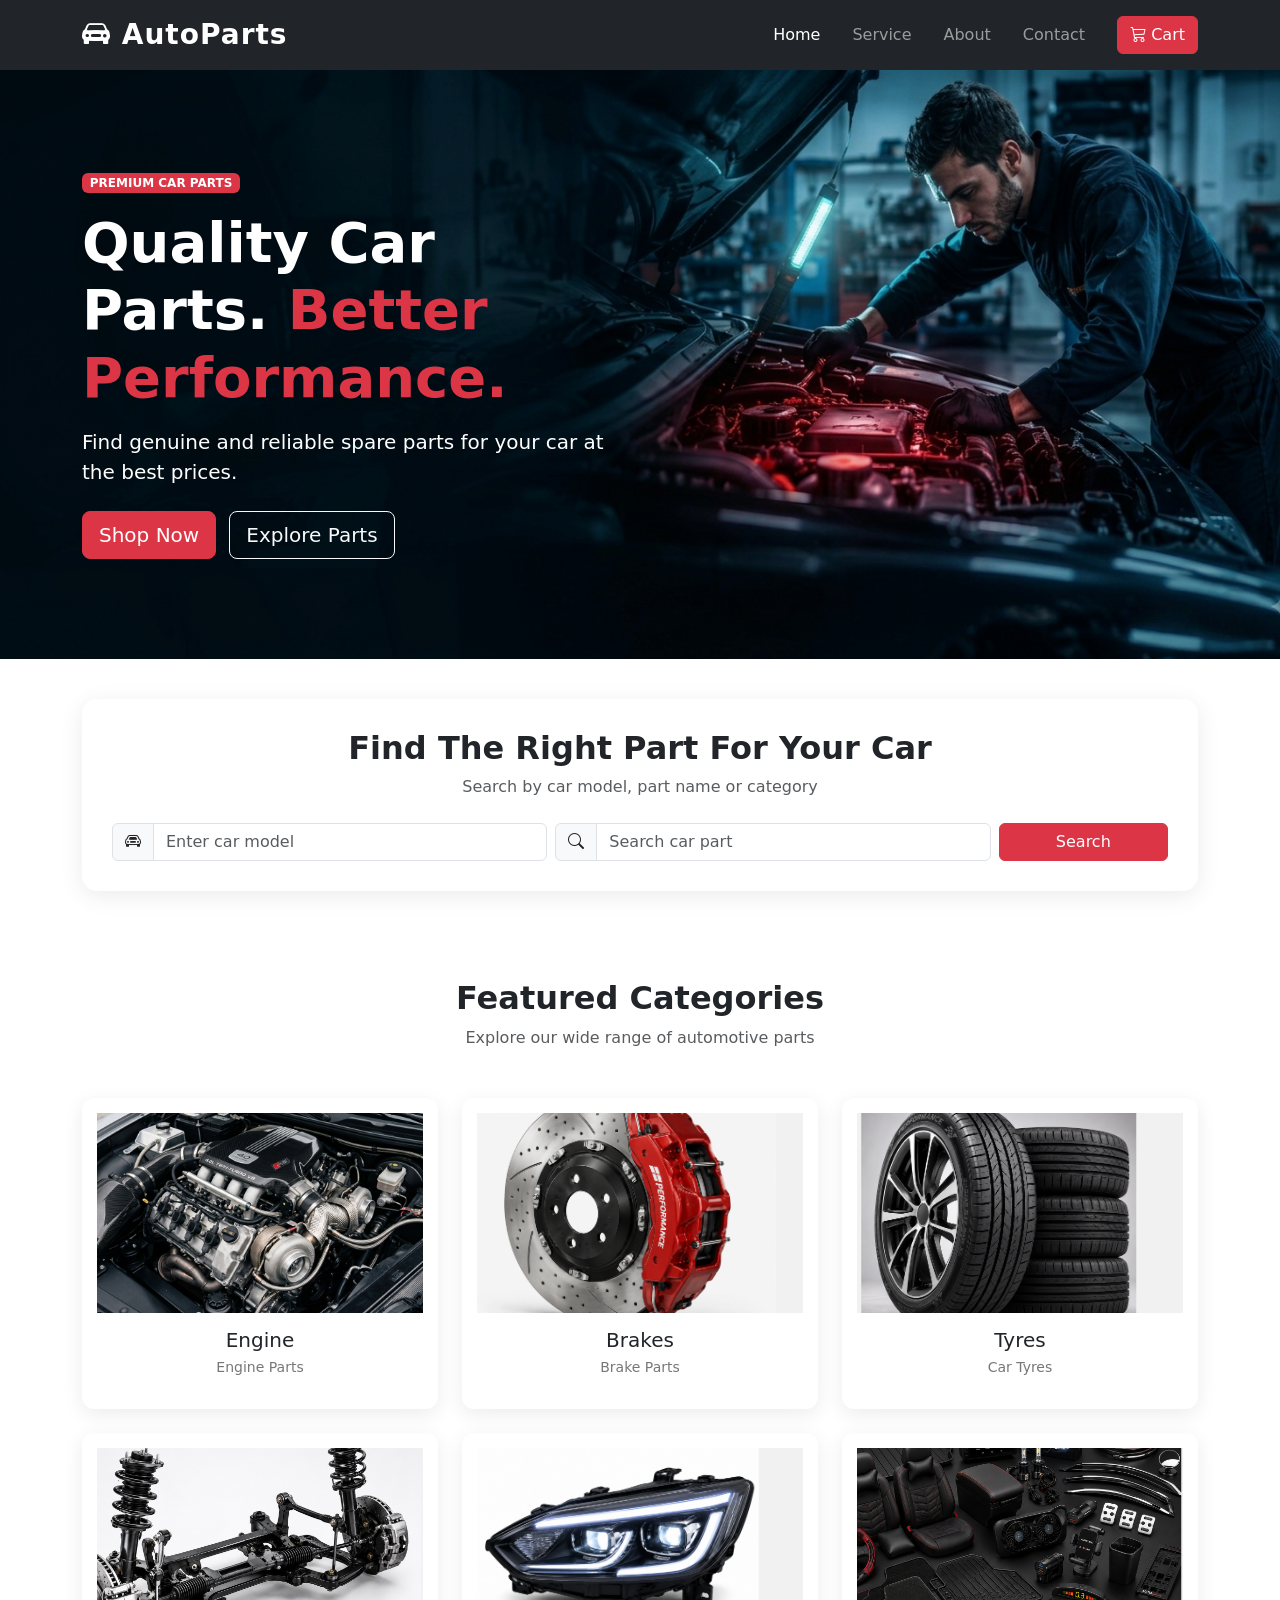
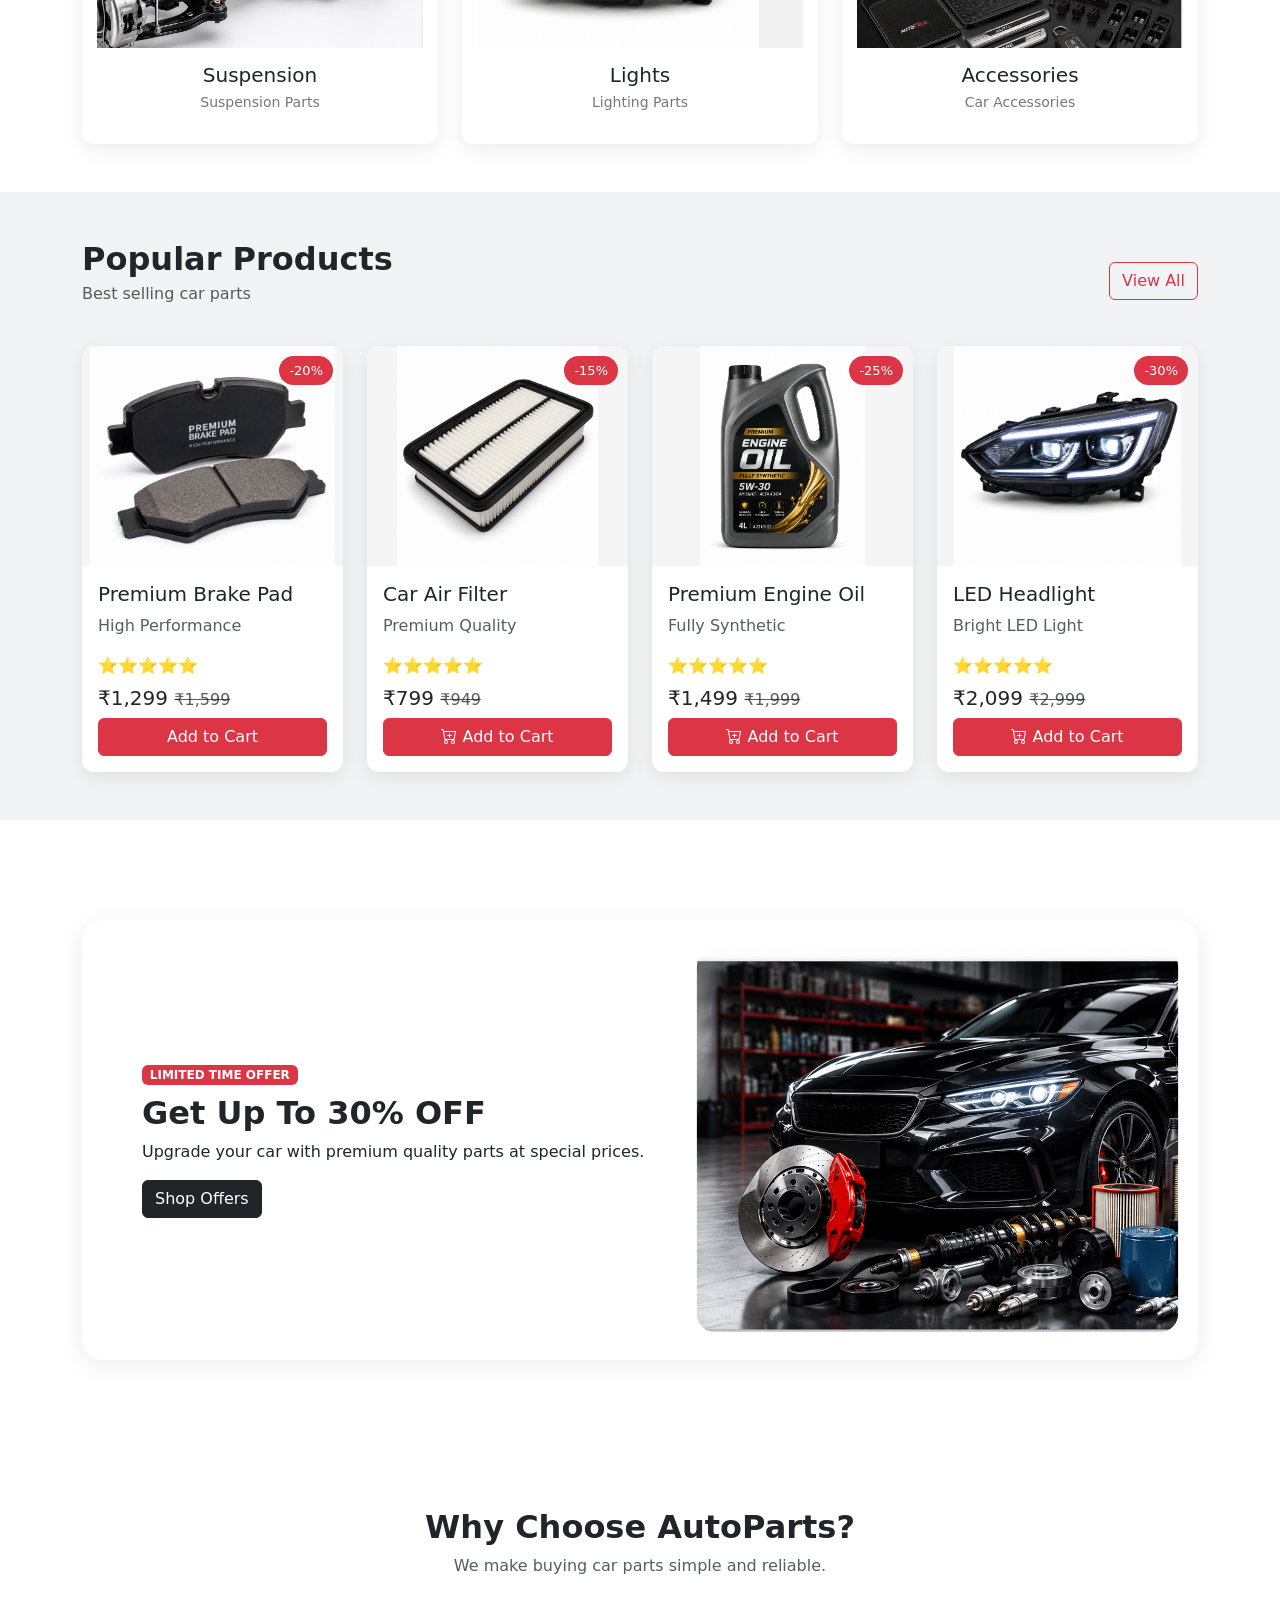
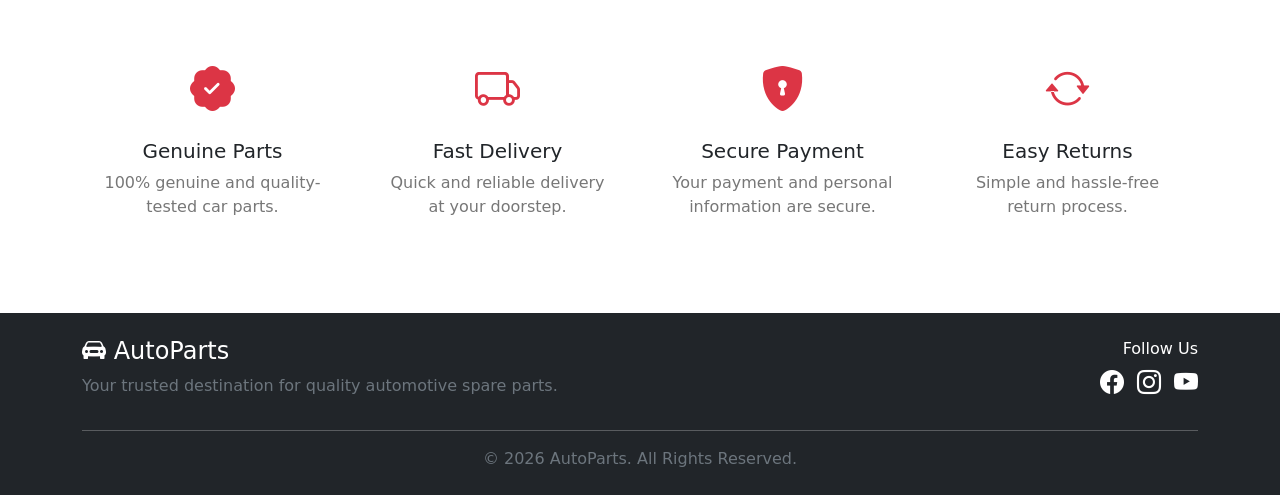
<file: index.html>
<!DOCTYPE html>
<html lang="en">
<head>
    <meta charset="UTF-8">
    <meta name="viewport" content="width=device-width, initial-scale=1.0">
    <title>CarCareWorld</title>
    <link rel="stylesheet" href="style.css">
    
    <!-- Bootstrap CSS -->
    <link href="https://cdn.jsdelivr.net/npm/bootstrap@5.3.3/dist/css/bootstrap.min.css" rel="stylesheet">

    <!-- Bootstrap Icons -->
    <link rel="stylesheet" href="https://cdn.jsdelivr.net/npm/bootstrap-icons@1.11.3/font/bootstrap-icons.min.css">

</head>
<body>

<nav class="navbar navbar-expand-lg navbar-dark bg-dark sticky-top">
    <div class="container">

        <a class="navbar-brand fw-bold fs-3" href="#">
            <i class="bi bi-car-front-fill"></i> AutoParts
        </a>

        <button class="navbar-toggler" type="button"
                data-bs-toggle="collapse"
                data-bs-target="#navbarNav">
            <span class="navbar-toggler-icon"></span>
        </button>

        <div class="collapse navbar-collapse" id="navbarNav">

            <ul class="navbar-nav ms-auto">

                <li class="nav-item">
                    <a class="nav-link active" href="./index.html">Home</a>
                </li>

            
                <li class="nav-item">
                    <a class="nav-link" href="./service.html">Service</a>
                </li>

                <li class="nav-item">
                    <a class="nav-link" href="./about.html">About</a>
                </li>

                <li class="nav-item">
                    <a class="nav-link" href="./contact.html">Contact</a>
                </li>

            </ul>

            <button class="btn btn-danger ms-lg-3">
                <i class="bi bi-cart3"></i> Cart
            </button>

        </div>
    </div>
</nav>


<!-- ================= HERO SECTION ================= -->


<section class="hero">
    

    <div class="container">

        <div class="row align-items-center">

            <div class="col-lg-6">

                <span class="badge bg-danger mb-3">
                    PREMIUM CAR PARTS
                </span>

                <h1 class="display-4 fw-bold">
                    Quality Car Parts.
                    <span class="text-danger">Better Performance.</span>
                </h1>

                <p class="lead mt-3">
                    Find genuine and reliable spare parts for your car
                    at the best prices.
                </p>

                <div class="mt-4">

                    <a href="#" class="btn btn-danger btn-lg me-2">
                        Shop Now
                    </a>

                    <a href="#" class="btn btn-outline-light btn-lg">
                        Explore Parts
                    </a>

                </div>

            </div>
                </div>

            </div>

        </div>

    </div>

</section>



<!-- ================= SEARCH SECTION ================= -->

<section class="search-section">

    <div class="container">

        <div class="search-box">

            <h2 class="text-center fw-bold">
                Find The Right Part For Your Car
            </h2>

            <p class="text-center text-muted">
                Search by car model, part name or category
            </p>


            <div class="row g-2 mt-3">

                <div class="col-md-5">

                    <div class="input-group">

                        <span class="input-group-text">
                            <i class="bi bi-car-front"></i>
                        </span>

                        <input type="text"
                               class="form-control"
                               placeholder="Enter car model">

                    </div>

                </div>


                <div class="col-md-5">

                    <div class="input-group">

                        <span class="input-group-text">
                            <i class="bi bi-search"></i>
                        </span>

                        <input type="text"
                               class="form-control"
                               placeholder="Search car part">

                    </div>

                </div>


                <div class="col-md-2">

                    <button class="btn btn-danger w-100 h-100">
                        Search
                    </button>

                </div>

            </div>

        </div>

    </div>

</section>



<!-- ================= CATEGORIES ================= -->

<section class="categories py-5">

    <div class="container">

        <div class="text-center mb-5">

            <h2 class="fw-bold">
                Featured Categories
            </h2>

            <p class="text-muted">
                Explore our wide range of automotive parts
            </p>

        </div>


        <div class="row g-4">


            <!-- ENGINE -->

            <div class="col-md-2 col-lg-4">

                <div class="category-card">

                    <!--car-engine- IMAGE SPACE -->

                    <div class="category-image">

                        <img src="engine.png"
                             alt="Engine Parts">

                    </div>

                    <h5>Engine</h5>

                    <p>Engine Parts</p>

                </div>

            </div>



            <!-- BRAKES -->

            <div class="col-md-2 col-lg-4">

                <div class="category-card">

                    <div class="category-image">

                        <img src="brake.png"
                             alt="Brake Parts">

                        <i class="bi bi-image"></i>

                    </div>

                    <h5>Brakes</h5>

                    <p>Brake Parts</p>

                </div>

            </div>



            <!-- TYRES -->

            <div class="col-md-2 col-lg-4">

                <div class="category-card">

                    <div class="category-image">

                        <img src="tyres.png"
                             alt="Car Tyres">

                        <i class="bi bi-image"></i>

                    </div>

                    <h5>Tyres</h5>

                    <p>Car Tyres</p>

                </div>

            </div>



            <!-- SUSPENSION -->

            <div class="col-md-2 col-lg-4">

                <div class="category-card">

                    <div class="category-image">

                        <img src="suspension.png"
                             alt="Suspension Parts">

                        <i class="bi bi-image"></i>

                    </div>

                    <h5>Suspension</h5>

                    <p>Suspension Parts</p>

                </div>

            </div>



            <!-- LIGHTS -->

            <div class="col-md-2 col-lg-4">

                <div class="category-card">

                    <div class="category-image">

                        <img src="light.png"
                             alt="Car Lights">

                        <i class="bi bi-image"></i>

                    </div>

                    <h5>Lights</h5>

                    <p>Lighting Parts</p>

                </div>

            </div>



            <!-- ACCESSORIES -->

            <div class="col-md-2 col-lg-4">

                <div class="category-card">

                    <div class="category-image">

                        <img src="accessories.png"
                             alt="Car Accessories">

                        <i class="bi bi-image"></i>

                    </div>

                    <h5>Accessories</h5>

                    <p>Car Accessories</p>

                </div>

            </div>

        </div>

    </div>

</section>



<!-- ================= POPULAR PRODUCTS ================= -->

<section class="products-section py-5">

    <div class="container">

        <div class="d-flex justify-content-between align-items-center mb-4">

            <div>

                <h2 class="fw-bold mb-1">
                    Popular Products
                </h2>

                <p class="text-muted">
                    Best selling car parts
                </p>

            </div>

            <a href="#" class="btn btn-outline-danger">
                View All
            </a>

        </div>


        <div class="row g-4">


            <!-- PRODUCT 1 -->

            <div class="col-md-6 col-lg-3">

                <div class="product-card">

                    <div class="product-image">

                        <img src="brake pad.png"
                             alt="Brake Pad">

                        <span class="offer-badge">
                            -20%
                        </span>

                        <div class="product-placeholder">
                            
                            
                        </div>

                    </div>

                    <div class="p-3">

                        <h5>Premium Brake Pad</h5>

                        <p class="text-muted">
                            High Performance
                        </p>

                        <div class="mb-2">
                            ⭐⭐⭐⭐⭐
                        </div>

                        <h5>
                            ₹1,299
                            <del class="text-muted fs-6">
                                ₹1,599
                            </del>
                        </h5>

                        <button class="btn btn-danger w-100">
                            Add to Cart
                            
                        </button>

                    </div>

                </div>

            </div>



            <!-- PRODUCT 2 -->

            <div class="col-md-6 col-lg-3">

                <div class="product-card">

                    <div class="product-image">

                        <img src="filter.png"
                             alt="Air Filter">

                        <span class="offer-badge">
                            -15%
                        </span>

                        <div class="product-placeholder">
                            
                        </div>

                    </div>

                    <div class="p-3">

                        <h5>Car Air Filter</h5>

                        <p class="text-muted">
                            Premium Quality
                        </p>

                        <div class="mb-2">
                            ⭐⭐⭐⭐⭐
                        </div>

                        <h5>
                            ₹799
                            <del class="text-muted fs-6">
                                ₹949
                            </del>
                        </h5>

                        <button class="btn btn-danger w-100">
                            <i class="bi bi-cart-plus"></i>
                            Add to Cart
                        </button>

                    </div>

                </div>

            </div>



            <!-- PRODUCT 3 -->

            <div class="col-md-6 col-lg-3">

                <div class="product-card">

                    <div class="product-image">

                        <img src="oil.png"
                             alt="Engine Oil">

                        <span class="offer-badge">
                            -25%
                        </span>

                        <div class="product-placeholder">
                           
                        </div>

                    </div>

                    <div class="p-3">

                        <h5>Premium Engine Oil</h5>

                        <p class="text-muted">
                            Fully Synthetic
                        </p>

                        <div class="mb-2">
                            ⭐⭐⭐⭐⭐
                        </div>

                        <h5>
                            ₹1,499
                            <del class="text-muted fs-6">
                                ₹1,999
                            </del>
                        </h5>

                        <button class="btn btn-danger w-100">
                            <i class="bi bi-cart-plus"></i>
                            Add to Cart
                        </button>

                    </div>

                </div>

            </div>



            <!-- PRODUCT 4 -->

            <div class="col-md-6 col-lg-3">

                <div class="product-card">

                    <div class="product-image">

                        <img src="light.png"
                             alt="LED Headlight">

                        <span class="offer-badge">
                            -30%
                        </span>

                        <div class="product-placeholder">
                            
                        </div>

                    </div>

                    <div class="p-3">

                        <h5>LED Headlight</h5>

                        <p class="text-muted">
                            Bright LED Light
                        </p>

                        <div class="mb-2">
                            ⭐⭐⭐⭐⭐
                        </div>

                        <h5>
                            ₹2,099
                            <del class="text-muted fs-6">
                                ₹2,999
                            </del>
                        </h5>

                        <button class="btn btn-danger w-100">
                            <i class="bi bi-cart-plus"></i>
                            Add to Cart
                        </button>

                    </div>

                </div>

            </div>

        </div>

    </div>

</section>



<!-- ================= OFFER BANNER ================= -->

<section class="offer-section">

    <div class="container">

        <div class="offer-banner">

            <div class="row align-items-center">

                <div class="col-md-7">

                    <span class="badge bg-danger">
                        LIMITED TIME OFFER
                    </span>

                    <h2 class="fw-bold mt-2">
                        Get Up To 30% OFF
                    </h2>

                    <p>
                        Upgrade your car with premium quality parts
                        at special prices.
                    </p>

                    <button class="btn btn-dark">
                        Shop Offers
                    </button>

                </div>


                <!-- OFFER IMAGE SPACE -->

                <div class="col-md-5 text-center">

                    <div class="offer-image">

                        <img src="offer-1.png"
                             alt="Offer Car Image">

                        <div class="image-placeholder">
                            
                        </div>

                    </div>

                </div>

            </div>

        </div>

    </div>

</section>



<!-- ================= TRUST BADGES ================= -->

<section class="trust-section py-5">

    <div class="container">

        <div class="text-center mb-5">

            <h2 class="fw-bold">
                Why Choose AutoParts?
            </h2>

            <p class="text-muted">
                We make buying car parts simple and reliable.
            </p>

        </div>


        <div class="row g-4">


            <div class="col-md-6 col-lg-3">

                <div class="trust-card">

                    <i class="bi bi-patch-check-fill"></i>

                    <h5>
                        Genuine Parts
                    </h5>

                    <p>
                        100% genuine and quality-tested car parts.
                    </p>

                </div>

            </div>



            <div class="col-md-6 col-lg-3">

                <div class="trust-card">

                    <i class="bi bi-truck"></i>

                    <h5>
                        Fast Delivery
                    </h5>

                    <p>
                        Quick and reliable delivery at your doorstep.
                    </p>

                </div>

            </div>



            <div class="col-md-6 col-lg-3">

                <div class="trust-card">

                    <i class="bi bi-shield-lock-fill"></i>

                    <h5>
                        Secure Payment
                    </h5>

                    <p>
                        Your payment and personal information are secure.
                    </p>

                </div>

            </div>



            <div class="col-md-6 col-lg-3">

                <div class="trust-card">

                    <i class="bi bi-arrow-repeat"></i>

                    <h5>
                        Easy Returns
                    </h5>

                    <p>
                        Simple and hassle-free return process.
                    </p>

                </div>

            </div>

        </div>

    </div>

</section>



<!-- ================= FOOTER ================= -->

<footer class="bg-dark text-white py-4">

    <div class="container">

        <div class="row">

            <div class="col-md-6">

                <h4>
                    <i class="bi bi-car-front-fill"></i>
                    AutoParts
                </h4>

                <p class="text-secondary">
                    Your trusted destination for quality
                    automotive spare parts.
                </p>

            </div>


            <div class="col-md-6 text-md-end">

                <p class="mb-1">
                    Follow Us
                </p>

                <i class="bi bi-facebook fs-4 me-2"></i>
                <i class="bi bi-instagram fs-4 me-2"></i>
                <i class="bi bi-youtube fs-4"></i>

            </div>

        </div>

        <hr>

        <p class="text-center text-secondary mb-0">
            © 2026 AutoParts. All Rights Reserved.
        </p>

    </div>

</footer>



<!-- Bootstrap JS -->

<script src="https://cdn.jsdelivr.net/npm/bootstrap@5.3.3/dist/js/bootstrap.bundle.min.js"></script>

</body>
</html>

    <script src="app.js"></script>
</body>  
</html>
</file>
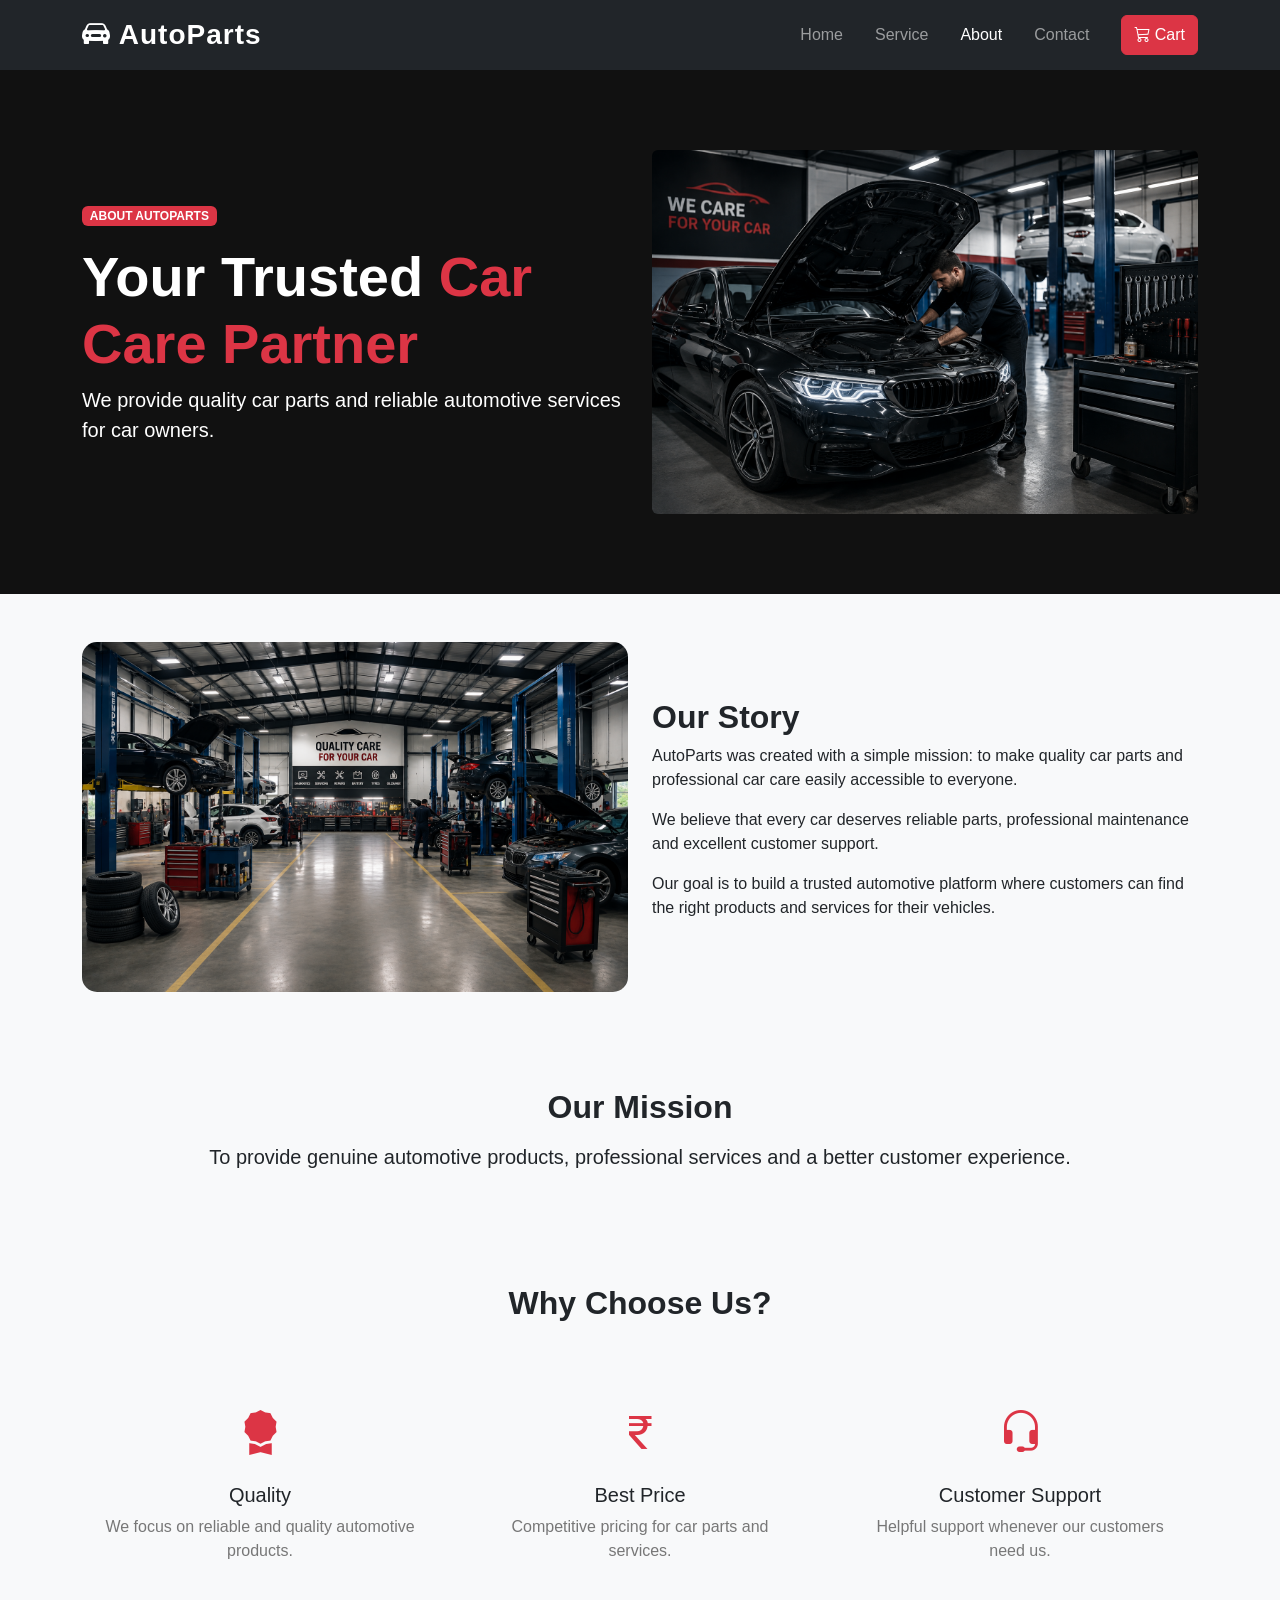
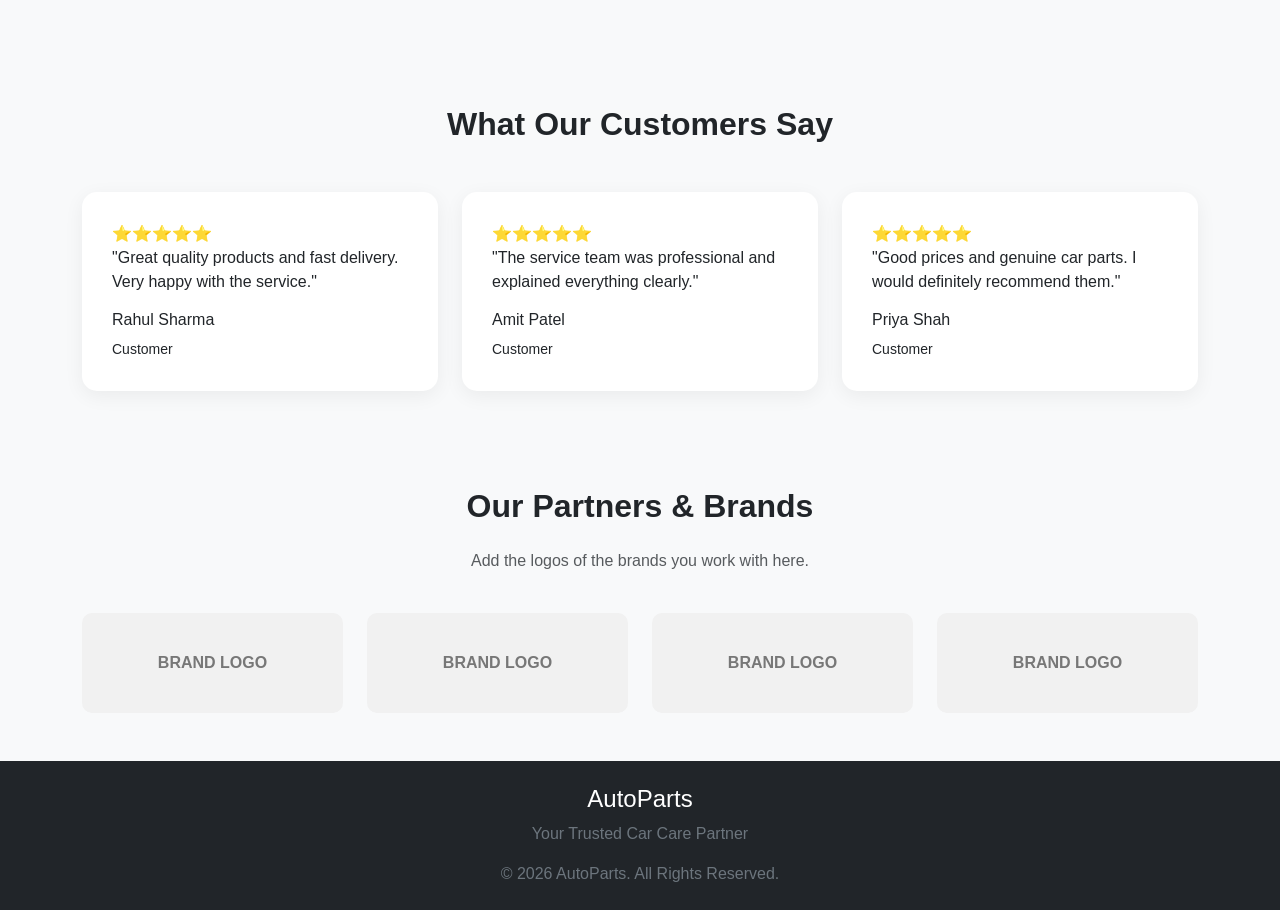
<file: about.html>
<!DOCTYPE html>
<html lang="en">

<head>

    <meta charset="UTF-8">
    <meta name="viewport" content="width=device-width, initial-scale=1.0">

    <title>AutoParts | About Us</title>

    <link href="https://cdn.jsdelivr.net/npm/bootstrap@5.3.3/dist/css/bootstrap.min.css"
          rel="stylesheet">

    <link rel="stylesheet"
          href="https://cdn.jsdelivr.net/npm/bootstrap-icons@1.11.3/font/bootstrap-icons.min.css">

    <link rel="stylesheet" href="style.css">

</head>

<body>


<!-- NAVBAR -->

<nav class="navbar navbar-expand-lg navbar-dark bg-dark sticky-top">

    <div class="container">

        <a class="navbar-brand fw-bold fs-3" href="index.html">
            <i class="bi bi-car-front-fill"></i>
            AutoParts
        </a>


        <button class="navbar-toggler"
                type="button"
                data-bs-toggle="collapse"
                data-bs-target="#navbarNav">

            <span class="navbar-toggler-icon"></span>

        </button>


        <div class="collapse navbar-collapse" id="navbarNav">

            <ul class="navbar-nav ms-auto">

                <li class="nav-item">
                    <a class="nav-link" href="index.html">
                        Home
                    </a>
                </li>

                <li class="nav-item">
                    <a class="nav-link" href="service.html">
                        Service
                    </a>
                </li>

                <li class="nav-item">
                    <a class="nav-link active" href="about.html">
                        About
                    </a>
                </li>

                <li class="nav-item">
                    <a class="nav-link" href="contact.html">
                        Contact
                    </a>
                </li>
                  <button class="btn btn-danger ms-lg-3">
                <i class="bi bi-cart3"></i> Cart
            </button>
            </ul>

        </div>

    </div>

</nav>



<!-- ABOUT HERO -->

<section class="about-hero">

    <div class="container">

        <div class="row align-items-center">

            <div class="col-lg-6">

                <span class="badge bg-danger">
                    ABOUT AUTOPARTS
                </span>

                <h1 class="display-4 fw-bold mt-3">
                    Your Trusted
                    <span class="text-danger">
                        Car Care Partner
                    </span>
                </h1>

                <p class="lead">
                    We provide quality car parts and reliable
                    automotive services for car owners.
                </p>

            </div>


            <div class="col-lg-6">

                <img src="about.png"
                     class="img-fluid rounded"
                     alt="About AutoParts">

            </div>

        </div>

    </div>

</section>



<!-- STORY -->

<section class="py-5">

    <div class="container">

        <div class="row align-items-center">

            <div class="col-lg-6 order-md-2">

                <h2 class="fw-bold">
                    Our Story
                </h2>

                <p>
                    AutoParts was created with a simple mission:
                    to make quality car parts and professional
                    car care easily accessible to everyone.
                </p>

                <p>
                    We believe that every car deserves reliable
                    parts, professional maintenance and excellent
                    customer support.
                </p>

                <p>
                    Our goal is to build a trusted automotive
                    platform where customers can find the right
                    products and services for their vehicles.
                </p>

            </div>


            <div class="col-lg-6 order-md-1">

                <div class="about-image">

                    <img src="workshop.png"
                         alt="Workshop">

                </div>

            </div>

        </div>

    </div>

</section>



<!-- MISSION -->

<section class="py-5 bg-light">

    <div class="container text-center">

        <h2 class="fw-bold">
            Our Mission
        </h2>

        <p class="lead mt-3">
            To provide genuine automotive products,
            professional services and a better customer experience.
        </p>

    </div>

</section>



<!-- WHY CHOOSE US -->

<section class="py-5">

    <div class="container">

        <div class="text-center mb-5">

            <h2 class="fw-bold">
                Why Choose Us?
            </h2>

        </div>


        <div class="row g-4">


            <div class="col-md-4">

                <div class="trust-card">

                    <i class="bi bi-award-fill"></i>

                    <h5>
                        Quality
                    </h5>

                    <p>
                        We focus on reliable and quality
                        automotive products.
                    </p>

                </div>

            </div>


            <div class="col-md-4">

                <div class="trust-card">

                    <i class="bi bi-currency-rupee"></i>

                    <h5>
                        Best Price
                    </h5>

                    <p>
                        Competitive pricing for car parts
                        and services.
                    </p>

                </div>

            </div>


            <div class="col-md-4">

                <div class="trust-card">

                    <i class="bi bi-headset"></i>

                    <h5>
                        Customer Support
                    </h5>

                    <p>
                        Helpful support whenever
                        our customers need us.
                    </p>

                </div>

            </div>

        </div>

    </div>

</section>



<!-- TESTIMONIALS -->

<section class="py-5 bg-light">

    <div class="container">

        <div class="text-center mb-5">

            <h2 class="fw-bold">
                What Our Customers Say
            </h2>

        </div>


        <div class="row g-4">


            <div class="col-md-4">

                <div class="testimonial">

                    <div>
                        ⭐⭐⭐⭐⭐
                    </div>

                    <p>
                        "Great quality products and fast delivery.
                        Very happy with the service."
                    </p>

                    <h6>
                        Rahul Sharma
                    </h6>

                    <small>
                        Customer
                    </small>

                </div>

            </div>


            <div class="col-md-4">

                <div class="testimonial">

                    <div>
                        ⭐⭐⭐⭐⭐
                    </div>

                    <p>
                        "The service team was professional and
                        explained everything clearly."
                    </p>

                    <h6>
                        Amit Patel
                    </h6>

                    <small>
                        Customer
                    </small>

                </div>

            </div>


            <div class="col-md-4">

                <div class="testimonial">

                    <div>
                        ⭐⭐⭐⭐⭐
                    </div>

                    <p>
                        "Good prices and genuine car parts.
                        I would definitely recommend them."
                    </p>

                    <h6>
                        Priya Shah
                    </h6>

                    <small>
                        Customer
                    </small>

                </div>

            </div>

        </div>

    </div>

</section>



<!-- PARTNERS -->

<section class="py-5">

    <div class="container text-center">

        <h2 class="fw-bold mb-4">
            Our Partners & Brands
        </h2>

        <p class="text-muted">
            Add the logos of the brands you work with here.
        </p>


        <div class="row g-4 mt-3">


            <div class="col-6 col-md-3">

                <div class="brand-box">
                    BRAND LOGO
                </div>

            </div>


            <div class="col-6 col-md-3">

                <div class="brand-box">
                    BRAND LOGO
                </div>

            </div>


            <div class="col-6 col-md-3">

                <div class="brand-box">
                    BRAND LOGO
                </div>

            </div>


            <div class="col-6 col-md-3">

                <div class="brand-box">
                    BRAND LOGO
                </div>

            </div>

        </div>

    </div>

</section>



<!-- FOOTER -->

<footer class="bg-dark text-white text-center py-4">

    <h4>AutoParts</h4>

    <p class="text-secondary">
        Your Trusted Car Care Partner
    </p>

    <p class="text-secondary mb-0">
        © 2026 AutoParts. All Rights Reserved.
    </p>

</footer>


</body>
</html>
</file>
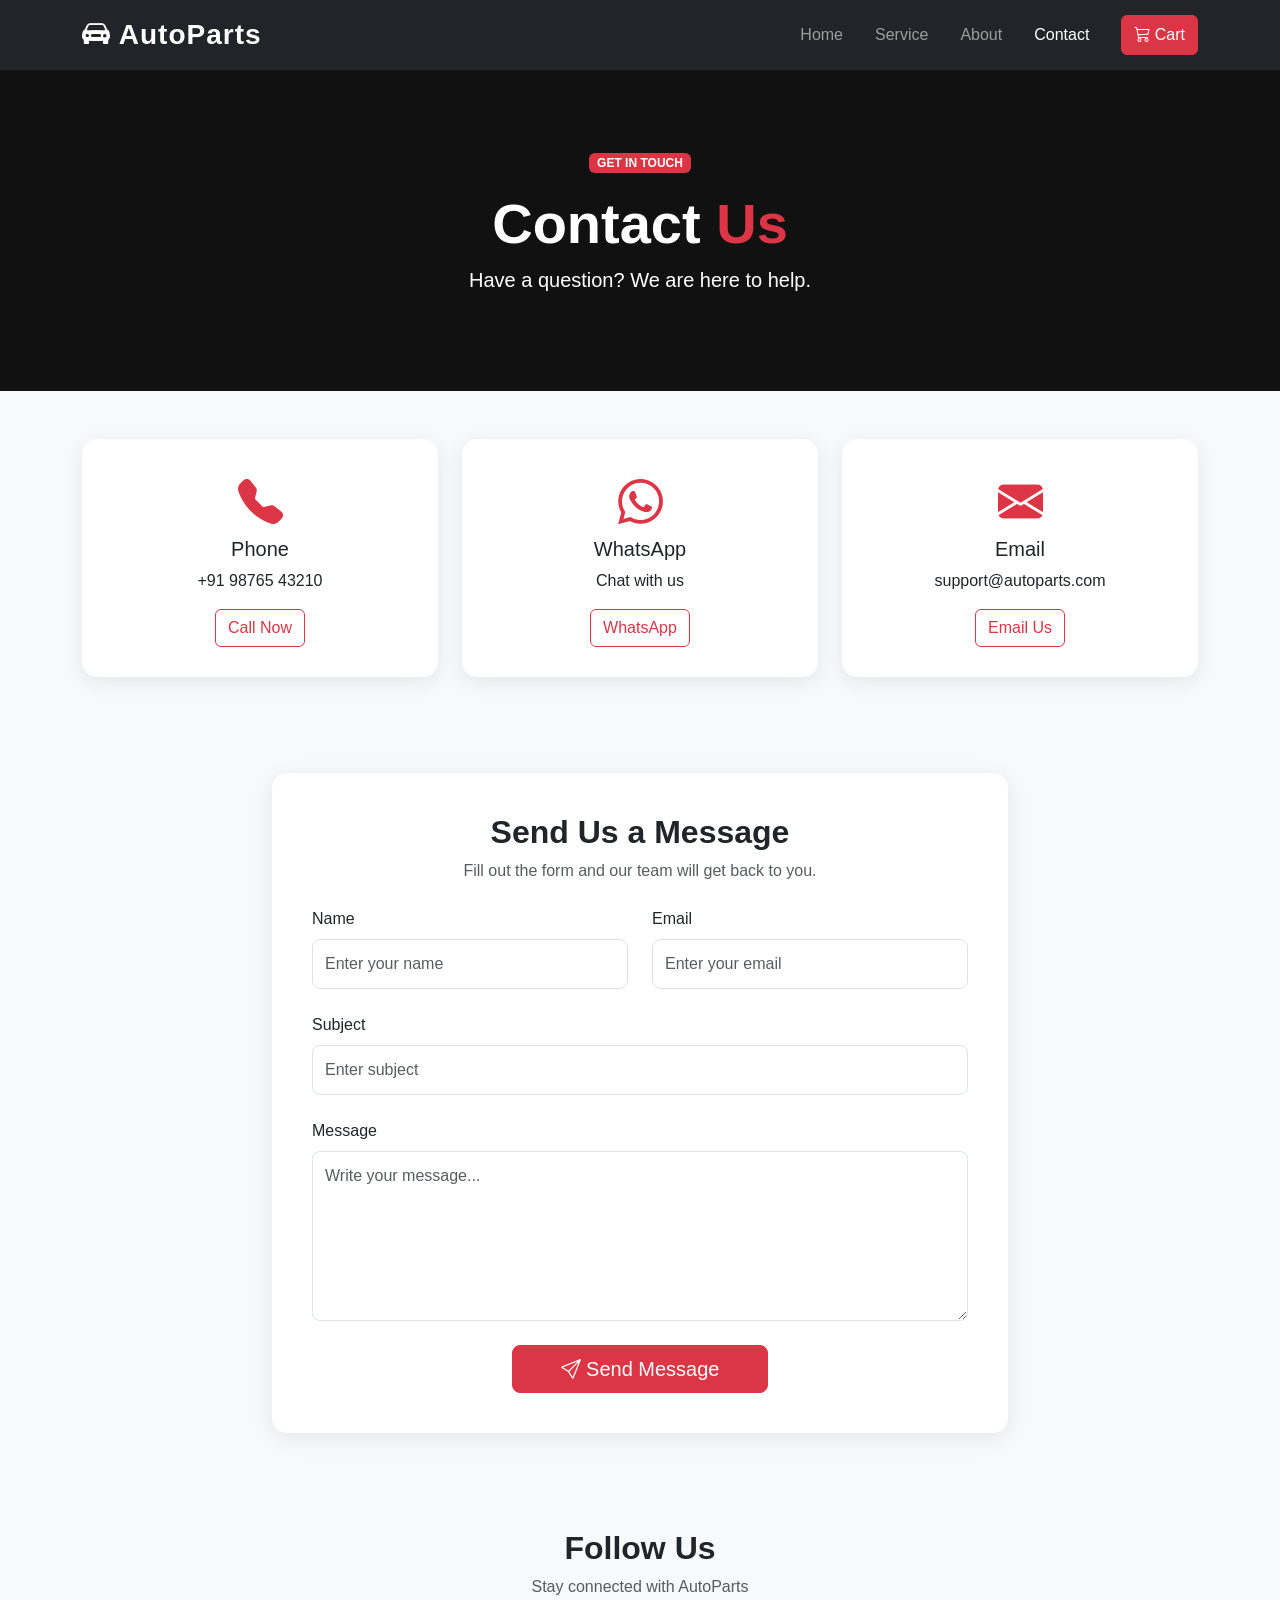
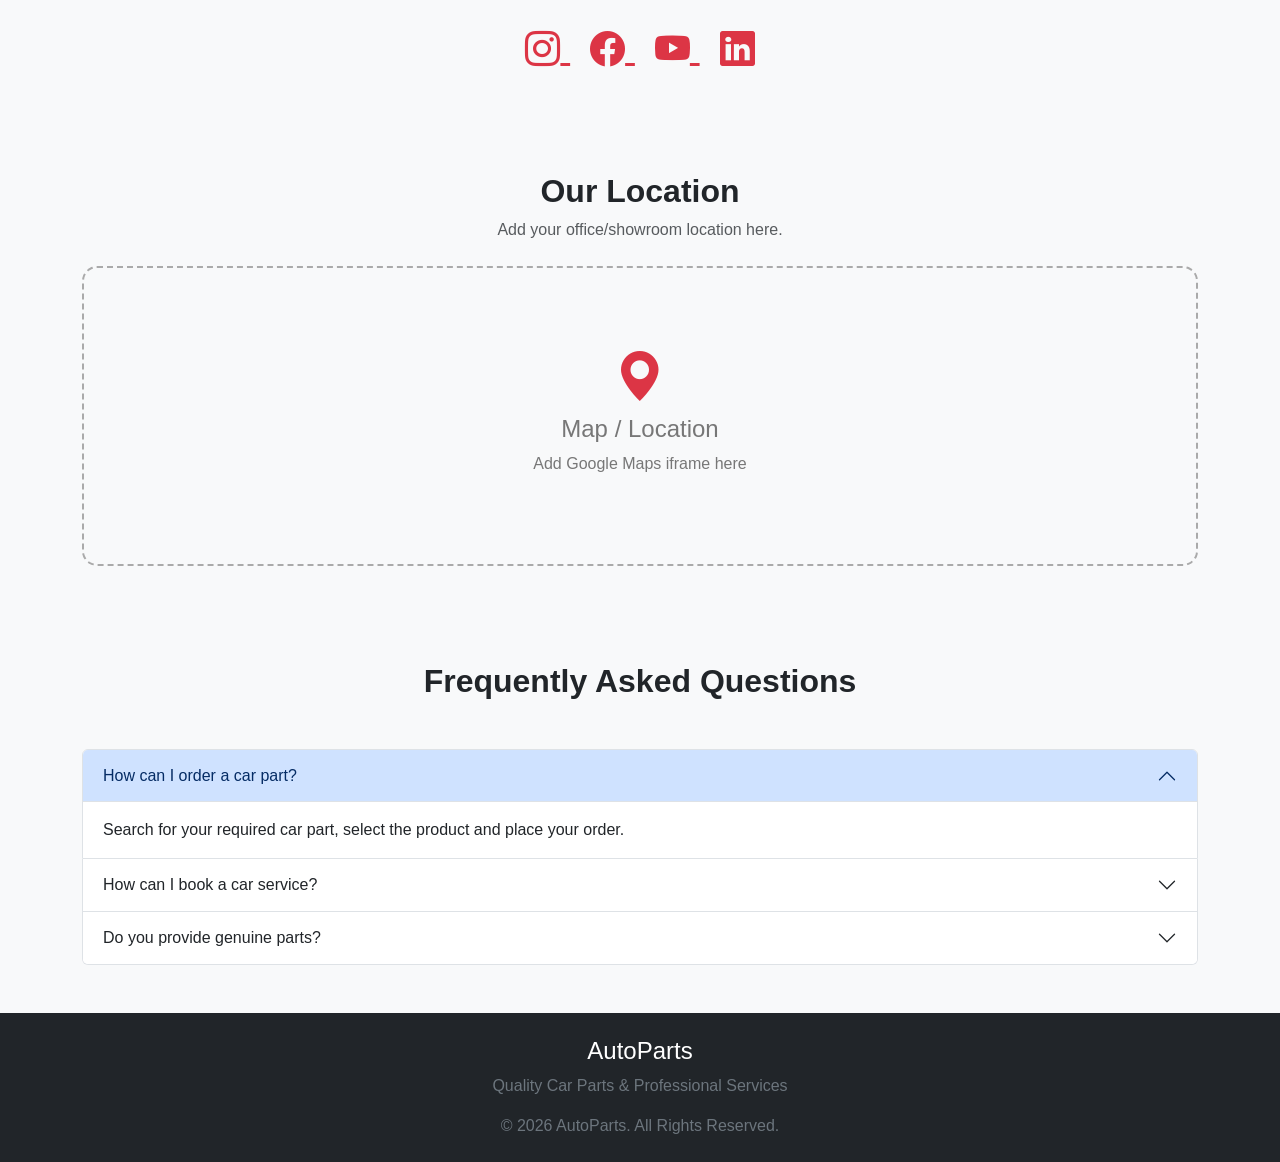
<file: contact.html>
<!DOCTYPE html>
<html lang="en">

<head>

    <meta charset="UTF-8">
    <meta name="viewport" content="width=device-width, initial-scale=1.0">

    <title>AutoParts | Contact</title>

    <link href="https://cdn.jsdelivr.net/npm/bootstrap@5.3.3/dist/css/bootstrap.min.css"
          rel="stylesheet">

    <link rel="stylesheet"
          href="https://cdn.jsdelivr.net/npm/bootstrap-icons@1.11.3/font/bootstrap-icons.min.css">

    <link rel="stylesheet" href="style.css">

</head>

<body>


<!-- NAVBAR -->

<nav class="navbar navbar-expand-lg navbar-dark bg-dark sticky-top">

    <div class="container">

        <a class="navbar-brand fw-bold fs-3" href="index.html">

            <i class="bi bi-car-front-fill"></i>

            AutoParts

        </a>


        <button class="navbar-toggler"
                type="button"
                data-bs-toggle="collapse"
                data-bs-target="#navbarNav">

            <span class="navbar-toggler-icon"></span>

        </button>


        <div class="collapse navbar-collapse" id="navbarNav">

            <ul class="navbar-nav ms-auto">

                <li class="nav-item">
                    <a class="nav-link" href="index.html">
                        Home
                    </a>
                </li>

                <li class="nav-item">
                    <a class="nav-link" href="service.html">
                        Service
                    </a>
                </li>

                <li class="nav-item">
                    <a class="nav-link" href="about.html">
                        About
                    </a>
                </li>

                <li class="nav-item">
                    <a class="nav-link active" href="contact.html">
                        Contact
                    </a>
                </li>
                  <button class="btn btn-danger ms-lg-3">
                <i class="bi bi-cart3"></i> Cart
            </button>
            </ul>

        </div>

    </div>

</nav>



<!-- CONTACT HERO -->

<section class="contact-hero">

    <div class="container text-center">

        <span class="badge bg-danger">
            GET IN TOUCH
        </span>

        <h1 class="display-4 fw-bold mt-3">
            Contact <span class="text-danger">Us</span>
        </h1>

        <p class="lead">
            Have a question? We are here to help.
        </p>

    </div>

</section>



<!-- CONTACT DETAILS -->

<section class="py-5">

    <div class="container">

        <div class="row g-4">


            <!-- PHONE -->

            <div class="col-md-4">

                <div class="contact-card">

                    <i class="bi bi-telephone-fill"></i>

                    <h5>
                        Phone
                    </h5>

                    <p>
                        +91 98765 43210
                    </p>

                    <a href="tel:+919876543210"
                       class="btn btn-outline-danger">

                        Call Now

                    </a>

                </div>

            </div>


            <!-- WHATSAPP -->

            <div class="col-md-4">

                <div class="contact-card">

                    <i class="bi bi-whatsapp"></i>

                    <h5>
                        WhatsApp
                    </h5>

                    <p>
                        Chat with us
                    </p>

                    <a href="https://wa.me/919876543210"
                       class="btn btn-outline-danger"
                       target="_blank">

                        WhatsApp

                    </a>

                </div>

            </div>


            <!-- EMAIL -->

            <div class="col-md-4">

                <div class="contact-card">

                    <i class="bi bi-envelope-fill"></i>

                    <h5>
                        Email
                    </h5>

                    <p>
                        support@autoparts.com
                    </p>

                    <a href="mailto:support@autoparts.com"
                       class="btn btn-outline-danger">

                        Email Us

                    </a>

                </div>

            </div>

        </div>

    </div>

</section>



<!-- CONTACT FORM -->

<section class="py-5 bg-light">

    <div class="container">

        <div class="row justify-content-center">

            <div class="col-lg-8">

                <div class="contact-form">

                    <div class="text-center mb-4">

                        <h2 class="fw-bold">
                            Send Us a Message
                        </h2>

                        <p class="text-muted">
                            Fill out the form and our team will
                            get back to you.
                        </p>

                    </div>


                    <form>

                        <div class="row g-4">


                            <div class="col-md-6">

                                <label class="form-label">
                                    Name
                                </label>

                                <input type="text"
                                       class="form-control"
                                       placeholder="Enter your name"
                                       required>

                            </div>


                            <div class="col-md-6">

                                <label class="form-label">
                                    Email
                                </label>

                                <input type="email"
                                       class="form-control"
                                       placeholder="Enter your email"
                                       required>

                            </div>


                            <div class="col-12">

                                <label class="form-label">
                                    Subject
                                </label>

                                <input type="text"
                                       class="form-control"
                                       placeholder="Enter subject">

                            </div>


                            <div class="col-12">

                                <label class="form-label">
                                    Message
                                </label>

                                <textarea class="form-control"
                                          rows="6"
                                          placeholder="Write your message..."
                                          required></textarea>

                            </div>


                            <div class="col-12 text-center">

                                <button type="submit"
                                        class="btn btn-danger btn-lg px-5">

                                    <i class="bi bi-send"></i>
                                    Send Message

                                </button>

                            </div>

                        </div>

                    </form>

                </div>

            </div>

        </div>

    </div>

</section>



<!-- SOCIAL MEDIA -->

<section class="py-5">

    <div class="container text-center">

        <h2 class="fw-bold">
            Follow Us
        </h2>

        <p class="text-muted">
            Stay connected with AutoParts
        </p>


        <div class="social-icons mt-4">

            <a href="#">
                <i class="bi bi-instagram"></i>
            </a>

            <a href="#">
                <i class="bi bi-facebook"></i>
            </a>

            <a href="#">
                <i class="bi bi-youtube"></i>
            </a>

            <a href="#">
                <i class="bi bi-linkedin"></i>
            </a>

        </div>

    </div>

</section>



<!-- LOCATION -->

<section class="py-5 bg-light">

    <div class="container">

        <div class="text-center">

            <h2 class="fw-bold">
                Our Location
            </h2>

            <p class="text-muted">
                Add your office/showroom location here.
            </p>


            <!-- MAP / IMAGE SPACE -->

            <div class="map-placeholder mt-4">

                <i class="bi bi-geo-alt-fill"></i>

                <h4>
                    Map / Location
                </h4>

                <p>
                    Add Google Maps iframe here
                </p>

            </div>

        </div>

    </div>

</section>



<!-- FAQ -->

<section class="py-5">

    <div class="container">

        <div class="text-center mb-5">

            <h2 class="fw-bold">
                Frequently Asked Questions
            </h2>

        </div>


        <div class="accordion" id="faq">


            <div class="accordion-item">

                <h2 class="accordion-header">

                    <button class="accordion-button"
                            data-bs-toggle="collapse"
                            data-bs-target="#faq1">

                        How can I order a car part?

                    </button>

                </h2>


                <div id="faq1"
                     class="accordion-collapse collapse show"
                     data-bs-parent="#faq">

                    <div class="accordion-body">

                        Search for your required car part,
                        select the product and place your order.

                    </div>

                </div>

            </div>



            <div class="accordion-item">

                <h2 class="accordion-header">

                    <button class="accordion-button collapsed"
                            data-bs-toggle="collapse"
                            data-bs-target="#faq2">

                        How can I book a car service?

                    </button>

                </h2>


                <div id="faq2"
                     class="accordion-collapse collapse"
                     data-bs-parent="#faq">

                    <div class="accordion-body">

                        Visit our Service page and fill out
                        the appointment booking form.

                    </div>

                </div>

            </div>



            <div class="accordion-item">

                <h2 class="accordion-header">

                    <button class="accordion-button collapsed"
                            data-bs-toggle="collapse"
                            data-bs-target="#faq3">

                        Do you provide genuine parts?

                    </button>

                </h2>


                <div id="faq3"
                     class="accordion-collapse collapse"
                     data-bs-parent="#faq">

                    <div class="accordion-body">

                        Yes, we focus on providing quality
                        and reliable automotive parts.

                    </div>

                </div>

            </div>

        </div>

    </div>

</section>



<!-- FOOTER -->

<footer class="bg-dark text-white text-center py-4">

    <h4>AutoParts</h4>

    <p class="text-secondary">
        Quality Car Parts & Professional Services
    </p>

    <p class="text-secondary mb-0">
        © 2026 AutoParts. All Rights Reserved.
    </p>

</footer>


<script src="https://cdn.jsdelivr.net/npm/bootstrap@5.3.3/dist/js/bootstrap.bundle.min.js"></script>

</body>
</html>
</file>
<file: style.css>
* {
    margin: 0;
    padding: 0;
    box-sizing: border-box;
}

.navbar {
    height: 70px;
    background-color: #02263b;
    display: flex;
    align-items: center;
    justify-content: space-between;
    padding: 0 50px;
}

.logo {
    color: white;
    font-size: 25px;
    font-weight: bold;
}

.nav-links {
    display: flex;
    list-style: none;
    gap: 30px;
}

.nav-links a {
    color: white;
    text-decoration: none;
    font-size: 18px;
}

.nav-links a:hover {
    color: #00bcd4;
}
/* ================= GENERAL ================= */

body {
    margin: 0;
    font-family: Arial, sans-serif;
    background: #f8f9fa;
    overflow-x: hidden;
    overflow-y: auto;

}

html {
    scroll-behavior: smooth;
}


/* ================= NAVBAR ================= */

.navbar {
    padding: 15px 0;
}

.navbar-brand {
    letter-spacing: 1px;
}

.nav-link {
    margin: 0 8px;
    transition: 0.3s;
}

.nav-link:hover {
    color: #dc3545 !important;
}


/* ================= HERO ================= */
.hero {
    background: #111;
    color: white;
    
    min-height: 550px;

    display: flex;
    align-items: center;
}

.hero h1 {
    line-height: 1.2;
}

.hero-image {
    height: 350px;
    border: 2px dashed #777;
    border-radius: 15px;

    display: flex;
    align-items: center;
    justify-content: center;

    overflow: hidden;
}

.hero-image img {
    width: 100%;
    height: 100%;
    object-fit: contain;
}

.image-placeholder {
    text-align: center;
    color: #aaa;
    position: absolute;
}

.image-placeholder i {
    font-size: 50px;
}


/* ================= SEARCH ================= */

.search-section {
    background: white;
    padding: 40px 0;
}

.search-box {
    padding: 30px;
    border-radius: 15px;
    box-shadow: 0 5px 25px rgba(0,0,0,0.08);
}


/* ================= CATEGORY ================= */

.category-card {
    background: white;
    border-radius: 12px;
    overflow: hidden;

    box-shadow: 0 5px 20px rgba(0,0,0,0.08);

    transition: 0.3s;
}

.category-card:hover {
    transform: translateY(-8px);
}

.category-card h5 {
    margin-top: 15px;
    margin-bottom: 5px;
}

.category-card p {
    font-size: 14px;
}

.category-image {
    height: 200px;
    background: #f5f5f5;

    position: relative;

    display: flex;
    align-items: center;
    justify-content: center;

    overflow: hidden;
}

.category-image img {
    width: 100%;
    height: 100%;
    object-fit: cover;
    object-position: center;
    transform: scale(2.5);

}

.category-image i {
    display: block;
    font-size: 45px;
}


/* ================= PRODUCTS ================= */

.products-section {
    background: #f1f3f5;
}

.product-card {
    background: white;
    border-radius: 12px;
    overflow: hidden;

    box-shadow: 0 5px 20px rgba(0,0,0,0.08);

    transition: 0.3s;
}

.product-card:hover {
    transform: translateY(-7px);
}

.product-image {
    height: 220px;
    background: #f5f5f5;

    position: relative;

    display: flex;
    align-items: center;
    justify-content: center;

    overflow: hidden;
}

.product-image img {
    width: 100%;
    height: 100%;
    object-fit: contain;
}

.product-placeholder {
    position: absolute;

    text-align: center;

    color: white;
}

.product-placeholder i {
    display: block;
    font-size: 45px;
}

.offer-badge {
    position: absolute;
    top: 10px;
    right: 10px;

    background: #dc3545;
    color: white;

    padding: 5px 10px;

    border-radius: 20px;

    font-size: 13px;
}


/* ================= OFFER ================= */

.offer-section {
    padding: 100px 0;
}

.offer-banner {
    background: #fff;

    padding: 60px;
    height: 100%;
    border-radius: 20px;

    box-shadow: 0 5px 25px rgba(0,0,0,0.08);
}

.offer-image {
    height: 320px;
    border-radius: 15px;
    display: flex;
    align-items: center;
    justify-content: center;
    transform: scale(1.2);
    overflow: hidden;

}

.offer-image img {


    width: 100%;
    height: 100%;
    object-fit: cover;
    object-position: center;
    transform: scale(1.25);
    display: block;

}


/* ================= TRUST ================= */

.trust-section {
    background: white;
}

.trust-card {
    text-align: center;
    padding: 30px 20px;

    border-radius: 15px;

    transition: 0.3s;
}

.trust-card:hover {
    background: #f8f9fa;
    transform: translateY(-5px);
}

.trust-card i {
    font-size: 45px;
    color: #dc3545;
}

.trust-card h5 {
    margin-top: 15px;
}

.trust-card p {
    color: #777;
}


/* ================= FOOTER ================= */

footer {
    margin-top: 0;
}


/* ================= MOBILE ================= */

@media (max-width: 768px) {

    .hero {
        padding: 50px 0;
        text-align: center;
    }

    .hero h1 {
        font-size: 38px;
    }

    .hero-image {
        margin-top: 30px;
        height: 280px;
    }

    .offer-banner {
        padding: 30px 20px;
    }

}








/* ================= GENERAL ================= */

body {
    margin: 0;
    font-family: Arial, sans-serif;
    background: #f8f9fa;
}

html {
    scroll-behavior: smooth;
}


/* ================= NAVBAR ================= */

.navbar {
    padding: 15px 0;
}

.navbar-brand {
    letter-spacing: 1px;
}

.nav-link {
    margin: 0 8px;
    transition: 0.3s;
}

.nav-link:hover {
    color: #dc3545 !important;
}


/* ================= HOME HERO ================= */

.hero {
    background:white;
    background-image: url('banner.png');
    color: white;
    padding: 100px 0;
    background-size: cover;
    background-position: center;
}

.hero h1 {
    line-height: 1.2;
}

.hero-image {
    height: 350px;
    border: 2px dashed #777;
    border-radius: 15px;
    overflow: hidden;
    display: flex;
    align-items: center;
    justify-content: center;
}

.hero-image img {
    width: 100%;
    height: 100%;
    object-fit: contain;
}


/* ================= SEARCH ================= */

.search-section {
    background: white;
    padding: 40px 0;
}

.search-box {
    padding: 30px;
    border-radius: 15px;
    box-shadow: 0 5px 25px rgba(0,0,0,0.08);
}


/* ================= CATEGORIES ================= */

.category-card {
    background: white;
    padding: 15px;
    text-align: center;
    border-radius: 12px;
    box-shadow: 0 5px 20px rgba(0,0,0,0.08);
    transition: 0.3s;
}

.category-card:hover {
    transform: translateY(-8px);
}

.category-card img {
    width: 100%;
    height: 110px;
    object-fit: contain;
    border-radius: 10px;
    background: #f1f1f1;
}

.category-card h5 {
    margin-top: 15px;
}

.category-card p {
    color: #777;
    font-size: 14px;
}


/* ================= PRODUCTS ================= */

.products-section {
    background: #f1f3f5;
}

.product-card {
    background: white;
    border-radius: 12px;
    overflow: hidden;
    box-shadow: 0 5px 20px rgba(0,0,0,0.08);
    transition: 0.3s;
}

.product-card:hover {
    transform: translateY(-7px);
}

.product-image {
    height: 220px;
    background: #f5f5f5;
    position: relative;
    display: flex;
    align-items: center;
    justify-content: center;
}

.product-image img {
    width: 100%;
    height: 100%;
    object-fit: contain;
}

.offer-badge {
    position: absolute;
    top: 10px;
    right: 10px;
    background: #dc3545;
    color: white;
    padding: 5px 10px;
    border-radius: 20px;
}


/* ================= TRUST ================= */

.trust-section {
    background: white;
}

.trust-card {
    text-align: center;
    padding: 30px 20px;
    border-radius: 15px;
    transition: 0.3s;
}

.trust-card:hover {
    background: #f8f9fa;
    transform: translateY(-5px);
}

.trust-card i {
    font-size: 45px;
    color: #dc3545;
}

.trust-card h5 {
    margin-top: 15px;
}

.trust-card p {
    color: #777;
}


/* ================= SERVICE ================= */

.service-hero {
    background: #111;
    color: white;
    padding: 80px 0;
}

.service-image {
    height: 350px;
    border-radius: 15px;
    overflow: hidden;
}

.service-image img {
    width: 100%;
    height: 100%;
    object-fit: contain;
}

.package-card {
    background: white;
    padding: 35px 25px;
    border-radius: 15px;
    height: 100%;
    box-shadow: 0 5px 25px rgba(0,0,0,0.08);
    transition: 0.3s;
}

.package-card:hover {
    transform: translateY(-8px);
}

.package-card.popular {
    border: 2px solid #dc3545;
}

.package-icon {
    font-size: 40px;
    color: #dc3545;
    margin-bottom: 20px;
}

.popular-badge {
    background: #dc3545;
    color: white;
    padding: 5px 10px;
    border-radius: 20px;
    font-size: 11px;
}

.booking-box {
    background: white;
    padding: 40px;
    border-radius: 15px;
    box-shadow: 0 5px 25px rgba(0,0,0,0.08);
}

.guide-card {
    background: white;
    border-radius: 12px;
    overflow: hidden;
    box-shadow: 0 5px 20px rgba(0,0,0,0.08);
    transition: 0.3s;
}

.guide-card:hover {
    transform: translateY(-7px);
}

.guide-card img {
    width: 100%;
    height: 220px;
    object-fit: cover;
}

.guide-card a {
    color: #dc3545;
    text-decoration: none;
    font-weight: bold;
}

.location-box {
    padding: 50px;
    background: white;
    border-radius: 15px;
    box-shadow: 0 5px 20px rgba(0,0,0,0.08);
}

.location-box i {
    font-size: 50px;
    color: #dc3545;
}


/* ================= ABOUT ================= */

.about-hero {
    background: #111;
    color: white;
    padding: 80px 0;
}

.about-image {
    height: 350px;
    border-radius: 15px;
    overflow: hidden;
}

.about-image img {
    width: 100%;
    height: 100%;
    object-fit: cover;
}

.testimonial {
    background: white;
    padding: 30px;
    border-radius: 15px;
    height: 100%;
    box-shadow: 0 5px 20px rgba(0,0,0,0.06);
}

.brand-box {
    height: 100px;
    background: #f1f1f1;
    border-radius: 10px;
    display: flex;
    align-items: center;
    justify-content: center;
    font-weight: bold;
    color: #777;
}


/* ================= CONTACT ================= */

.contact-hero {
    background: #111;
    color: white;
    padding: 80px 0;
}

.contact-card {
    background: white;
    padding: 30px;
    text-align: center;
    border-radius: 15px;
    height: 100%;
    box-shadow: 0 5px 20px rgba(0,0,0,0.08);
}

.contact-card i {
    font-size: 45px;
    color: #dc3545;
}

.contact-form {
    background: white;
    padding: 40px;
    border-radius: 15px;
    box-shadow: 0 5px 25px rgba(0,0,0,0.08);
}

.form-control,
.form-select {
    padding: 12px;
    border-radius: 8px;
}

.social-icons a {
    color: #dc3545;
    font-size: 35px;
    margin: 0 10px;
    transition: 0.3s;
}

.social-icons a:hover {
    color: #111;
}

.map-placeholder {
    height: 300px;
    border: 2px dashed #aaa;
    border-radius: 15px;
    display: flex;
    flex-direction: column;
    align-items: center;
    justify-content: center;
    color: #777;
}

.map-placeholder i {
    font-size: 50px;
    color: #dc3545;
}


/* ================= FOOTER ================= */

footer {
    margin-top: 0;
}
</file>
